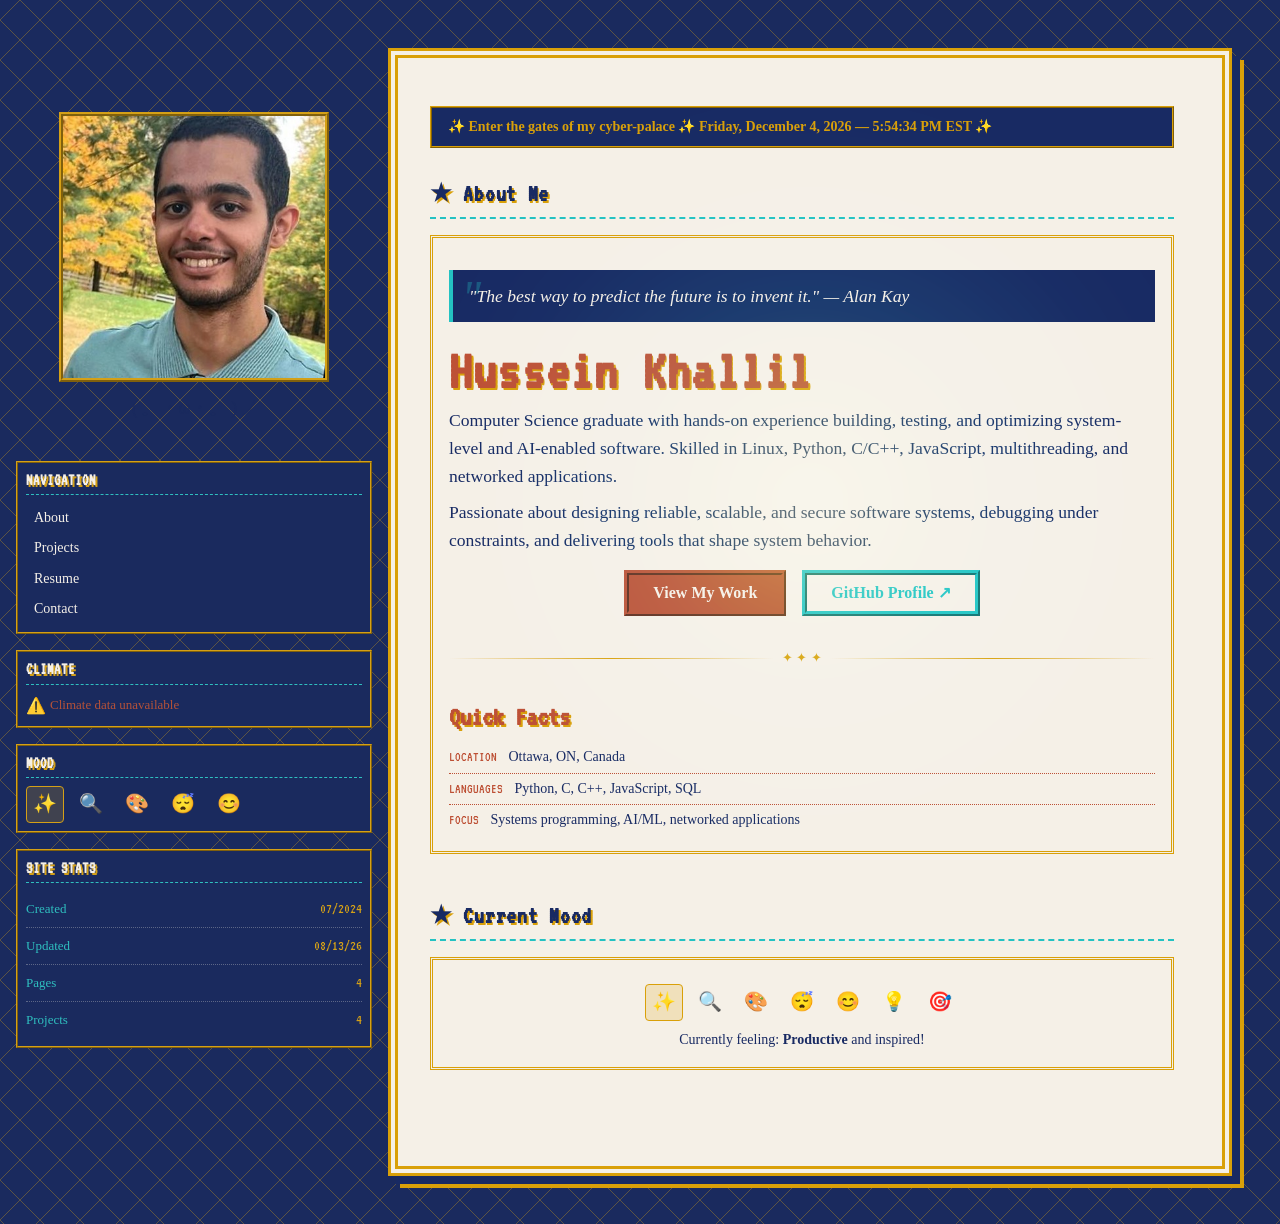
<file: index.html>
<!DOCTYPE html>
<html lang="en">

<head>
  <meta charset="UTF-8">
  <meta name="viewport" content="width=device-width, initial-scale=1">
  <meta name="description"
    content="Portfolio of Hussein Khallil — Computer Science graduate specialising in systems programming, AI/ML, and networked applications.">
  <title>About | Hussein Khallil — Portfolio</title>

  <!-- Site stylesheet -->
  <link rel="stylesheet" href="css/style.css">

  <link rel="icon" href="favicon.ico">
</head>

  <body>

  <!-- Sidebar -->
  <aside class="sidebar">
    <div class="sidebar-profile">
      <img src="assets/images/myphoto.jpg" alt="Profile photo of Hussein Khallil" class="avatar">
      <div class="kaomoji">(。・ω・。)ノ</div>
    </div>

    <div class="sidebar-frame">
      <h3>NAVIGATION</h3>
      <ul>
        <li><a href="index.html">About</a></li>
        <li><a href="projects.html">Projects</a></li>
        <li><a href="resume.html">Resume</a></li>
        <li><a href="contact.html">Contact</a></li>
      </ul>
    </div>

    <div class="sidebar-frame">
      <h3>CLIMATE</h3>
      <div id="weather-widget" class="weather-widget">
        <p class="weather-loading">Loading climate data...</p>
      </div>
    </div>

    <div class="sidebar-frame">
      <h3>MOOD</h3>
      <div class="mood-tracker">
        <span class="mood-emoji active" title="Productive">✨</span>
        <span class="mood-emoji" title="Curious">🔍</span>
        <span class="mood-emoji" title="Creative">🎨</span>
        <span class="mood-emoji" title="Tired">😴</span>
        <span class="mood-emoji" title="Happy">😊</span>
      </div>
    </div>

    <div class="sidebar-frame">
      <h3>SITE STATS</h3>
      <div class="stat-box">
        <span class="stat-label">Created</span>
        <span class="stat-value">07/2024</span>
      </div>
      <div class="stat-box">
        <span class="stat-label">Updated</span>
        <span class="stat-value">08/13/26</span>
      </div>
      <div class="stat-box">
        <span class="stat-label">Pages</span>
        <span class="stat-value">4</span>
      </div>
      <div class="stat-box">
        <span class="stat-label">Projects</span>
        <span class="stat-value">4</span>
      </div>
    </div>
  </aside>

  <!-- Main content -->
  <main>
    <div class="led-glow" aria-hidden="true"></div>
    <div class="marquee-bar">
      <div class="marquee-content">
        ✨ Enter the gates of my cyber-palace ✨ <time id="site-clock">Loading Ottawa time…</time> ✨
      </div>
    </div>

    <section class="section">
      <h2 class="section-title">★ About Me</h2>
      <div class="frame">
        <div class="quote-box">
          "The best way to predict the future is to invent it." — Alan Kay
        </div>

        <h1>Hussein Khallil</h1>

        <p>Computer Science graduate with hands-on experience building, testing, and optimizing system-level and AI-enabled software. Skilled in Linux, Python, C/C++, JavaScript, multithreading, and networked applications.</p>
        <p>Passionate about designing reliable, scalable, and secure software systems, debugging under constraints, and delivering tools that shape system behavior.</p>

        <div class="hero-cta">
          <a href="projects.html" class="btn btn--primary">View My Work</a>
          <a href="https://github.com/alhoussine04" class="btn btn--ghost" target="_blank"
            rel="noopener noreferrer">GitHub Profile ↗</a>
        </div>

        <div class="retro-divider">✦ ✦ ✦</div>

        <h3>Quick Facts</h3>
        <ul class="updates-list">
          <li><span class="update-date">LOCATION</span> Ottawa, ON, Canada</li>
          <li><span class="update-date">LANGUAGES</span> Python, C, C++, JavaScript, SQL</li>
          <li><span class="update-date">FOCUS</span> Systems programming, AI/ML, networked applications</li>
        </ul>
      </div>
    </section>

    <section class="section">
      <h2 class="section-title">★ Current Mood</h2>
      <div class="frame">
        <div class="mood-tracker mood-tracker--centered">
          <span class="mood-emoji active" title="Productive">✨</span>
          <span class="mood-emoji" title="Curious">🔍</span>
          <span class="mood-emoji" title="Creative">🎨</span>
          <span class="mood-emoji" title="Tired">😴</span>
          <span class="mood-emoji" title="Happy">😊</span>
          <span class="mood-emoji" title="Inspired">💡</span>
          <span class="mood-emoji" title="Focused">🎯</span>
        </div>
        <p class="mood-description">
          Currently feeling: <strong>Productive</strong> and inspired!
        </p>
      </div>
    </section>
  </main>

  <script src="js/clock.js"></script>
  <script src="js/weather.js"></script>
  <script src="js/navigation-filter.js"></script>
</body>

</html>
</file>
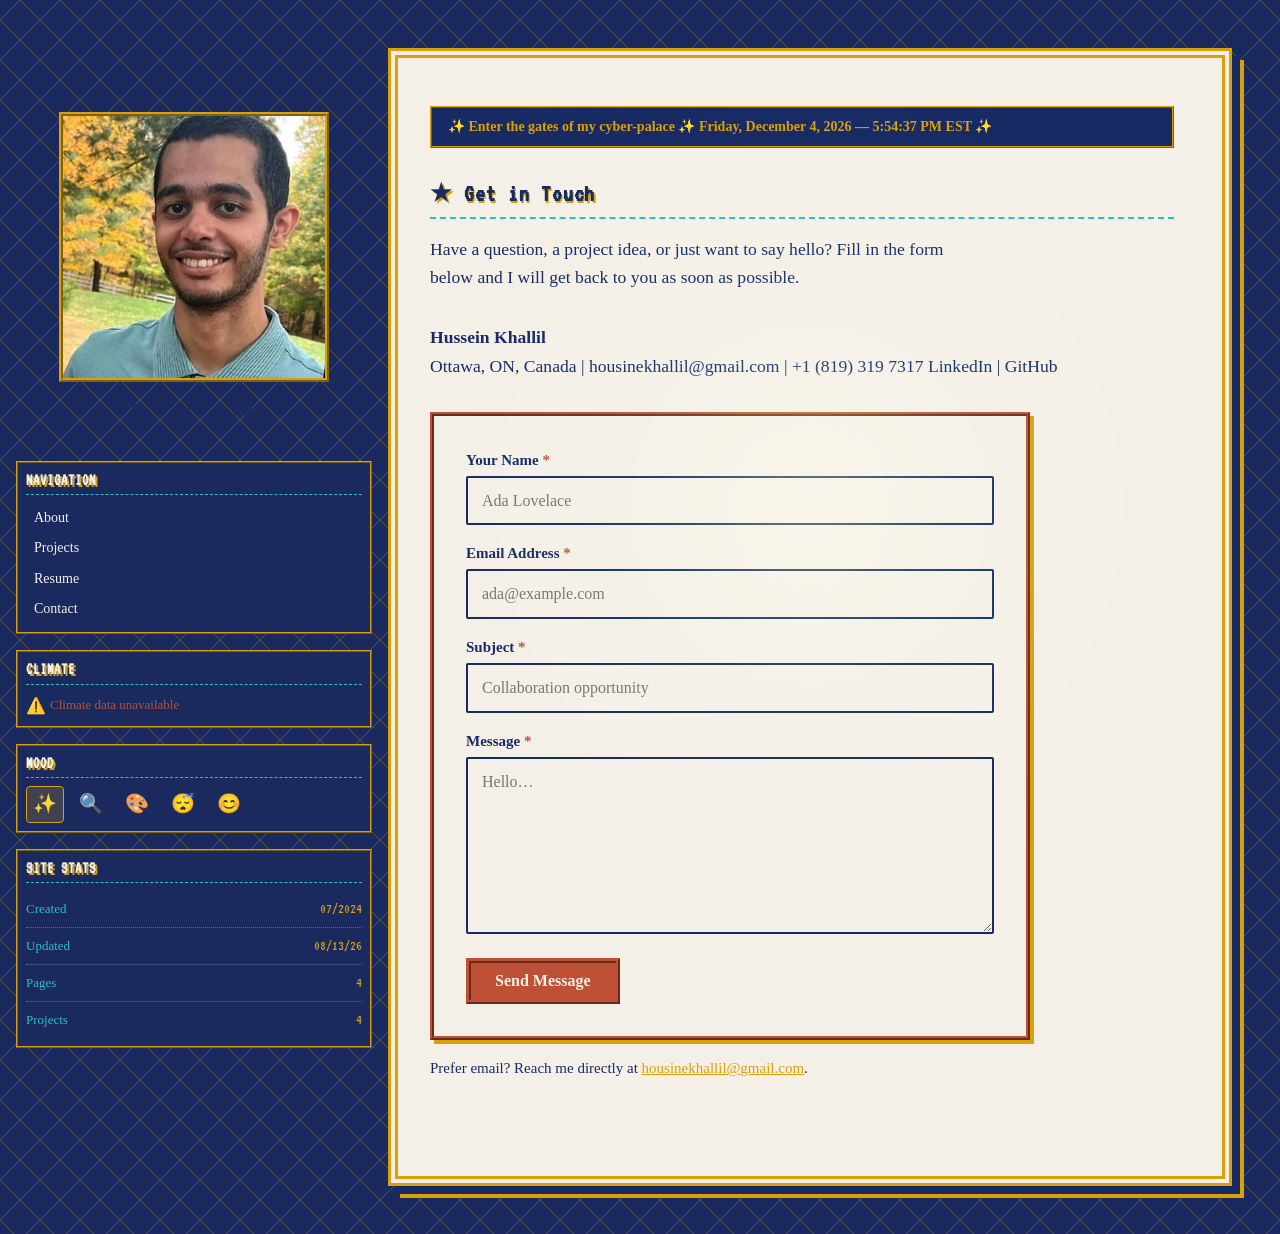
<file: contact.html>
<!DOCTYPE html>
<html lang="en">

<head>
  <meta charset="UTF-8">
  <meta name="viewport" content="width=device-width, initial-scale=1">
  <meta name="description" content="Contact — Send a message to Hussein Khallil.">
  <title>Contact | Hussein Khallil — Portfolio</title>

  <!-- Site stylesheet -->
  <link rel="stylesheet" href="css/style.css">

  <link rel="icon" href="favicon.ico">
</head>

  <body>

  <!-- Sidebar -->
  <aside class="sidebar">
    <div class="sidebar-profile">
      <img src="assets/images/myphoto.jpg" alt="Profile photo of Hussein Khallil" class="avatar">
      <div class="kaomoji">(。・ω・。)ノ</div>
    </div>

    <div class="sidebar-frame">
      <h3>NAVIGATION</h3>
      <ul>
        <li><a href="index.html">About</a></li>
        <li><a href="projects.html">Projects</a></li>
        <li><a href="resume.html">Resume</a></li>
        <li><a href="contact.html">Contact</a></li>
      </ul>
    </div>

    <div class="sidebar-frame">
      <h3>CLIMATE</h3>
      <div id="weather-widget" class="weather-widget">
        <p class="weather-loading">Loading climate data...</p>
      </div>
    </div>

    <div class="sidebar-frame">
      <h3>MOOD</h3>
      <div class="mood-tracker">
        <span class="mood-emoji active" title="Productive">✨</span>
        <span class="mood-emoji" title="Curious">🔍</span>
        <span class="mood-emoji" title="Creative">🎨</span>
        <span class="mood-emoji" title="Tired">😴</span>
        <span class="mood-emoji" title="Happy">😊</span>
      </div>
    </div>

    <div class="sidebar-frame">
      <h3>SITE STATS</h3>
      <div class="stat-box">
        <span class="stat-label">Created</span>
        <span class="stat-value">07/2024</span>
      </div>
      <div class="stat-box">
        <span class="stat-label">Updated</span>
        <span class="stat-value">08/13/26</span>
      </div>
      <div class="stat-box">
        <span class="stat-label">Pages</span>
        <span class="stat-value">4</span>
      </div>
      <div class="stat-box">
        <span class="stat-label">Projects</span>
        <span class="stat-value">4</span>
      </div>
    </div>
  </aside>

  <!-- Main content -->
  <main>
    <div class="led-glow" aria-hidden="true"></div>
    <div class="marquee-bar">
      <div class="marquee-content">
        ✨ Enter the gates of my cyber-palace ✨ <time id="site-clock">Loading Ottawa time…</time> ✨
      </div>
    </div>
    <section class="contact-section">
      <h1 class="contact-title section-title">★ Get in Touch</h1>
      <p class="contact-intro">Have a question, a project idea, or just want to say hello? Fill in the form below and I will get back to you as soon as possible.</p>

      <!-- Contact info -->
      <div class="cv-cta">
        <p class="contact-details" style="font-size: 1.1rem; color: var(--color-navy); margin-bottom: var(--space-sm);">
          <strong>Hussein Khallil</strong><br>
          <span>Ottawa, ON, Canada</span>
          <span>housinekhallil@gmail.com</span>
          <span>+1 (819) 319 7317</span>
          <span class="contact-links">
            <a href="https://www.linkedin.com/in/alhoussine-khallil" target="_blank" rel="noopener noreferrer">LinkedIn</a> |
            <a href="https://github.com/alhoussine04" target="_blank" rel="noopener noreferrer">GitHub</a>
          </span>
        </p>
      </div>

      <!-- Contact form — opens the visitor's email app -->
      <form class="contact-form tile-border" action="mailto:housinekhallil@gmail.com" method="POST" enctype="text/plain">
        <!-- Name field -->
        <div class="form-group">
          <label for="name">Your Name <span class="required-marker" aria-hidden="true">*</span></label>
          <input id="name" name="name" type="text" required autocomplete="name" placeholder="Ada Lovelace">
        </div>

        <!-- Email field -->
        <div class="form-group">
          <label for="email">Email Address <span class="required-marker" aria-hidden="true">*</span></label>
          <input id="email" name="email" type="email" required autocomplete="email" placeholder="ada@example.com">
        </div>

        <!-- Subject field -->
        <div class="form-group">
          <label for="subject">Subject <span class="required-marker" aria-hidden="true">*</span></label>
          <input id="subject" name="subject" type="text" required placeholder="Collaboration opportunity">
        </div>

        <!-- Message field -->
        <div class="form-group">
          <label for="message">Message <span class="required-marker" aria-hidden="true">*</span></label>
          <textarea id="message" name="message" required rows="6" placeholder="Hello…"></textarea>
        </div>

        <button type="submit" class="btn btn--gold">Send Message</button>
      </form>

      <p id="contact-status" class="contact-fallback contact-status" hidden>
        Your email app should open with this message. If it does not, write directly to
        <a href="mailto:housinekhallil@gmail.com">housinekhallil@gmail.com</a>.
      </p>

      <!-- Optional mailto fallback -->
      <p class="contact-fallback">
        Prefer email? Reach me directly at
        <a href="mailto:housinekhallil@gmail.com">housinekhallil@gmail.com</a>.
      </p>
    </section>
  </main>

  <script src="js/clock.js"></script>
  <script src="js/contact.js"></script>
  <script src="js/weather.js"></script>
  <script src="js/navigation-filter.js"></script>
</body>

</html>
</file>
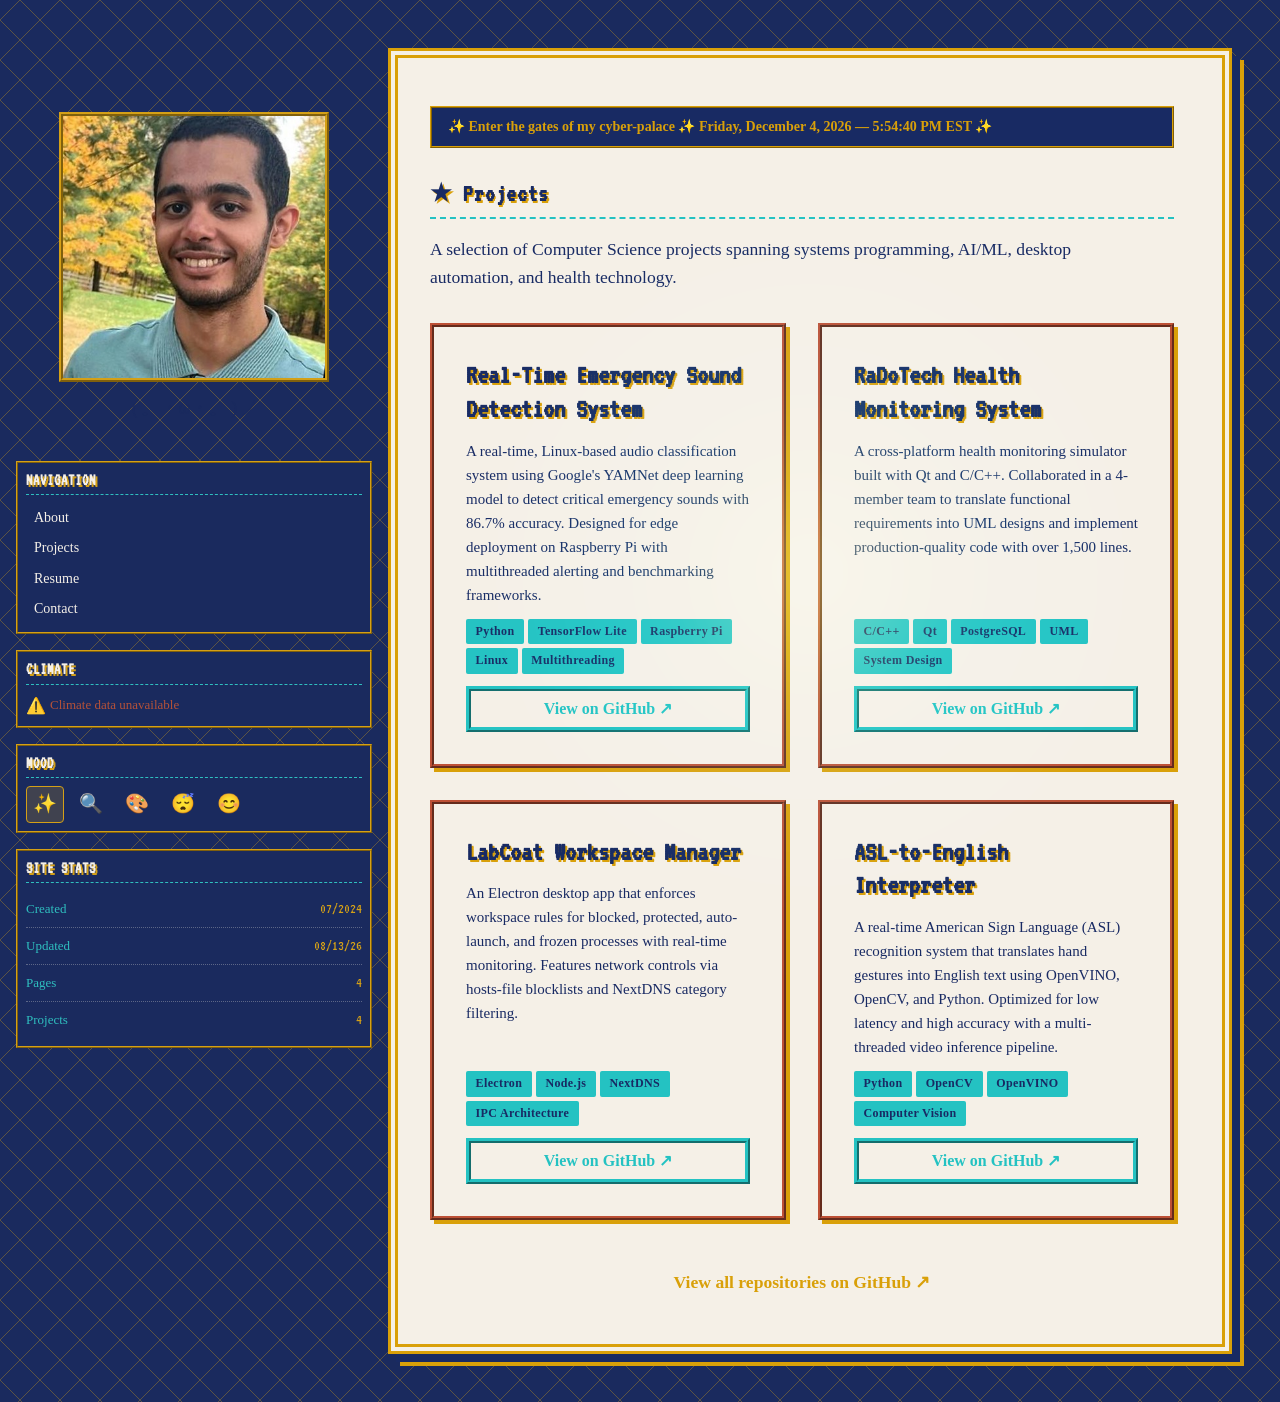
<file: projects.html>
<!DOCTYPE html>
<html lang="en">

<head>
  <meta charset="UTF-8">
  <meta name="viewport" content="width=device-width, initial-scale=1">
  <meta name="description" content="Projects — A gallery of Computer Science projects by Hussein Khallil.">
  <title>Projects | Hussein Khallil — Portfolio</title>

  <!-- Site stylesheet -->
  <link rel="stylesheet" href="css/style.css">

  <link rel="icon" href="favicon.ico">
</head>

  <body>

  <!-- Sidebar -->
  <aside class="sidebar">
    <div class="sidebar-profile">
      <img src="assets/images/myphoto.jpg" alt="Profile photo of Hussein Khallil" class="avatar">
      <div class="kaomoji">(。・ω・。)ノ</div>
    </div>

    <div class="sidebar-frame">
      <h3>NAVIGATION</h3>
      <ul>
        <li><a href="index.html">About</a></li>
        <li><a href="projects.html">Projects</a></li>
        <li><a href="resume.html">Resume</a></li>
        <li><a href="contact.html">Contact</a></li>
      </ul>
    </div>

    <div class="sidebar-frame">
      <h3>CLIMATE</h3>
      <div id="weather-widget" class="weather-widget">
        <p class="weather-loading">Loading climate data...</p>
      </div>
    </div>

    <div class="sidebar-frame">
      <h3>MOOD</h3>
      <div class="mood-tracker">
        <span class="mood-emoji active" title="Productive">✨</span>
        <span class="mood-emoji" title="Curious">🔍</span>
        <span class="mood-emoji" title="Creative">🎨</span>
        <span class="mood-emoji" title="Tired">😴</span>
        <span class="mood-emoji" title="Happy">😊</span>
      </div>
    </div>

    <div class="sidebar-frame">
      <h3>SITE STATS</h3>
      <div class="stat-box">
        <span class="stat-label">Created</span>
        <span class="stat-value">07/2024</span>
      </div>
      <div class="stat-box">
        <span class="stat-label">Updated</span>
        <span class="stat-value">08/13/26</span>
      </div>
      <div class="stat-box">
        <span class="stat-label">Pages</span>
        <span class="stat-value">4</span>
      </div>
      <div class="stat-box">
        <span class="stat-label">Projects</span>
        <span class="stat-value">4</span>
      </div>
    </div>
  </aside>

  <!-- Main content -->
  <main>
    <div class="led-glow" aria-hidden="true"></div>
    <div class="marquee-bar">
      <div class="marquee-content">
        ✨ Enter the gates of my cyber-palace ✨ <time id="site-clock">Loading Ottawa time…</time> ✨
      </div>
    </div>
    <section>
      <h2 class="section-title">★ Projects</h2>
      <p class="projects-intro">A selection of Computer Science projects spanning systems programming, AI/ML, desktop automation, and health technology.</p>

      <div class="projects-grid">

        <!-- Project 1: Real-Time Emergency Sound Detection System -->
        <article class="project-card tile-border">
          <h3 class="project-card__title">Real-Time Emergency Sound Detection System</h3>
          <p class="project-card__desc">A real-time, Linux-based audio classification system using Google's YAMNet deep learning model to detect critical emergency sounds with 86.7% accuracy. Designed for edge deployment on Raspberry Pi with multithreaded alerting and benchmarking frameworks.</p>
          <ul class="project-card__tags" aria-label="Technologies used">
            <li class="tag">Python</li>
            <li class="tag">TensorFlow Lite</li>
            <li class="tag">Raspberry Pi</li>
            <li class="tag">Linux</li>
            <li class="tag">Multithreading</li>
          </ul>
          <a class="project-card__link btn btn--ghost" href="https://github.com/alhoussine04/Real-time-Emergency-Sound-Detection-System-with-YAMNet" target="_blank" rel="noopener noreferrer">View on GitHub ↗</a>
        </article>

        <!-- Project 2: RaDoTech Health Monitoring System -->
        <article class="project-card tile-border">
          <h3 class="project-card__title">RaDoTech Health Monitoring System</h3>
          <p class="project-card__desc">A cross-platform health monitoring simulator built with Qt and C/C++. Collaborated in a 4-member team to translate functional requirements into UML designs and implement production-quality code with over 1,500 lines.</p>
          <ul class="project-card__tags" aria-label="Technologies used">
            <li class="tag">C/C++</li>
            <li class="tag">Qt</li>
            <li class="tag">PostgreSQL</li>
            <li class="tag">UML</li>
            <li class="tag">System Design</li>
          </ul>
          <a class="project-card__link btn btn--ghost" href="https://github.com/kirat04/radotech" target="_blank" rel="noopener noreferrer">View on GitHub ↗</a>
        </article>

        <!-- Project 3: LabCoat Workspace Manager -->
        <article class="project-card tile-border">
          <h3 class="project-card__title">LabCoat Workspace Manager</h3>
          <p class="project-card__desc">An Electron desktop app that enforces workspace rules for blocked, protected, auto-launch, and frozen processes with real-time monitoring. Features network controls via hosts-file blocklists and NextDNS category filtering.</p>
          <ul class="project-card__tags" aria-label="Technologies used">
            <li class="tag">Electron</li>
            <li class="tag">Node.js</li>
            <li class="tag">NextDNS</li>
            <li class="tag">IPC Architecture</li>
          </ul>
          <a class="project-card__link btn btn--ghost" href="https://github.com/alhoussine04/LabCoat-Workspace-Manager" target="_blank" rel="noopener noreferrer">View on GitHub ↗</a>
        </article>

        <!-- Project 4: ASL-to-English Interpreter -->
        <article class="project-card tile-border">
          <h3 class="project-card__title">ASL-to-English Interpreter</h3>
          <p class="project-card__desc">A real-time American Sign Language (ASL) recognition system that translates hand gestures into English text using OpenVINO, OpenCV, and Python. Optimized for low latency and high accuracy with a multi-threaded video inference pipeline.</p>
          <ul class="project-card__tags" aria-label="Technologies used">
            <li class="tag">Python</li>
            <li class="tag">OpenCV</li>
            <li class="tag">OpenVINO</li>
            <li class="tag">Computer Vision</li>
          </ul>
          <a class="project-card__link btn btn--ghost" href="https://github.com/alhoussine04/Real-Time-Operating-System-Word-based-Sign-Language-Interpreter" target="_blank" rel="noopener noreferrer">View on GitHub ↗</a>
        </article>

      </div><!-- /.projects-grid -->
    </section>

    <!-- GitHub profile link -->
    <div class="projects-github-cta">
      <a href="https://github.com/alhoussine04" target="_blank" rel="noopener noreferrer">View all repositories on GitHub ↗</a>
    </div>
  </main>

  <script src="js/clock.js"></script>
  <script src="js/weather.js"></script>
  <script src="js/navigation-filter.js"></script>
</body>

</html>
</file>
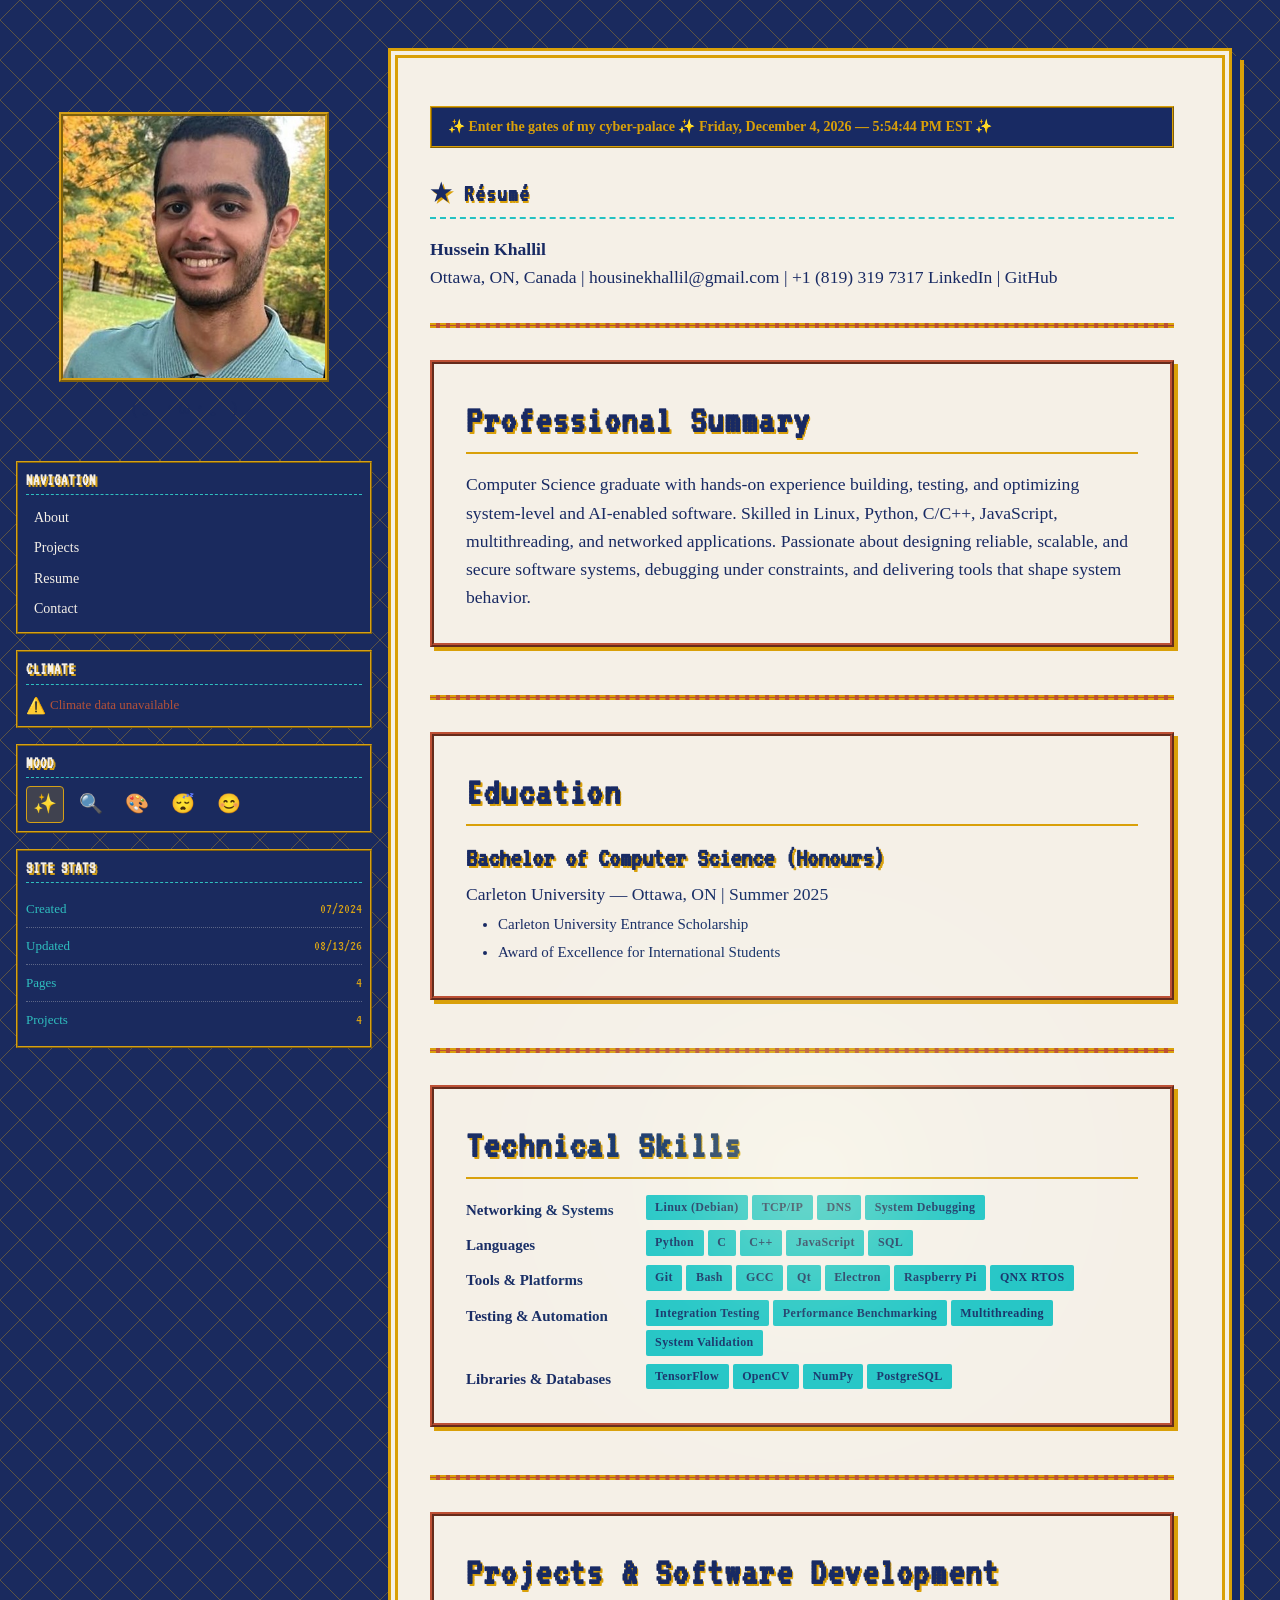
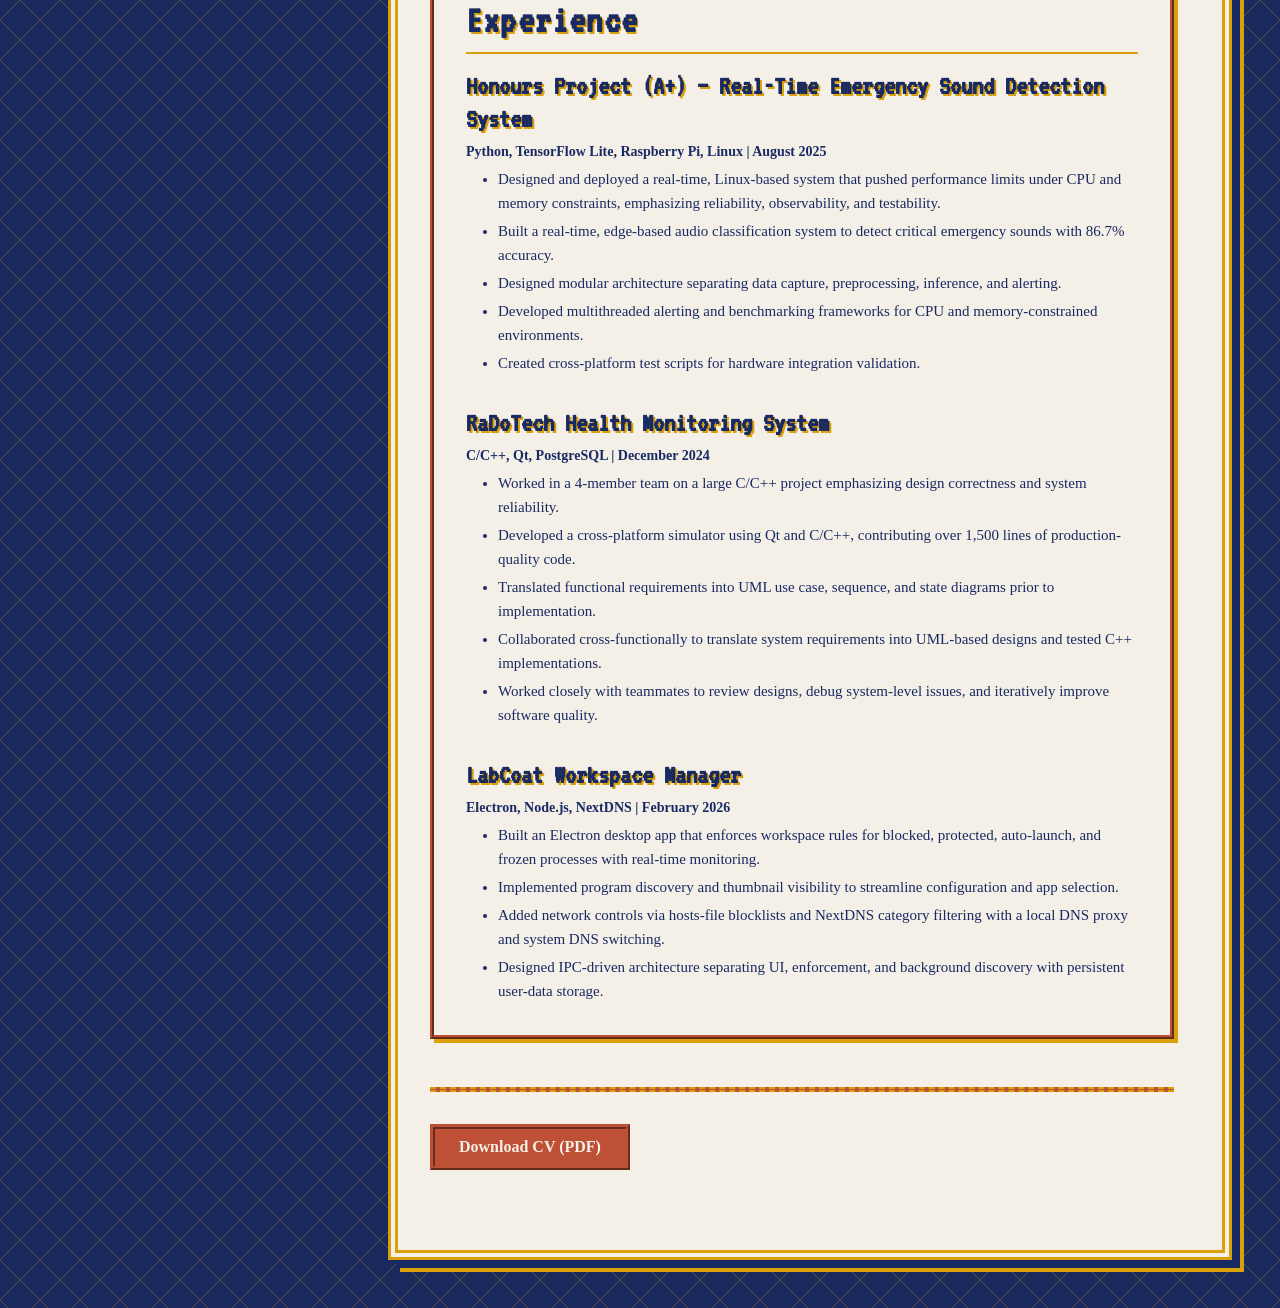
<file: resume.html>
<!DOCTYPE html>
<html lang="en">

<head>
  <meta charset="UTF-8">
  <meta name="viewport" content="width=device-width, initial-scale=1">
  <meta name="description" content="Resume of Hussein Khallil — education, work experience, and technical skills.">
  <title>Resume | Hussein Khallil — Portfolio</title>

  <!-- Site stylesheet -->
  <link rel="stylesheet" href="css/style.css">

  <link rel="icon" href="favicon.ico">
</head>

  <body>

  <!-- Sidebar -->
  <aside class="sidebar">
    <div class="sidebar-profile">
      <img src="assets/images/myphoto.jpg" alt="Profile photo of Hussein Khallil" class="avatar">
      <div class="kaomoji">(。・ω・。)ノ</div>
    </div>

    <div class="sidebar-frame">
      <h3>NAVIGATION</h3>
      <ul>
        <li><a href="index.html">About</a></li>
        <li><a href="projects.html">Projects</a></li>
        <li><a href="resume.html">Resume</a></li>
        <li><a href="contact.html">Contact</a></li>
      </ul>
    </div>

    <div class="sidebar-frame">
      <h3>CLIMATE</h3>
      <div id="weather-widget" class="weather-widget">
        <p class="weather-loading">Loading climate data...</p>
      </div>
    </div>

    <div class="sidebar-frame">
      <h3>MOOD</h3>
      <div class="mood-tracker">
        <span class="mood-emoji active" title="Productive">✨</span>
        <span class="mood-emoji" title="Curious">🔍</span>
        <span class="mood-emoji" title="Creative">🎨</span>
        <span class="mood-emoji" title="Tired">😴</span>
        <span class="mood-emoji" title="Happy">😊</span>
      </div>
    </div>

    <div class="sidebar-frame">
      <h3>SITE STATS</h3>
      <div class="stat-box">
        <span class="stat-label">Created</span>
        <span class="stat-value">07/2024</span>
      </div>
      <div class="stat-box">
        <span class="stat-label">Updated</span>
        <span class="stat-value">08/13/26</span>
      </div>
      <div class="stat-box">
        <span class="stat-label">Pages</span>
        <span class="stat-value">4</span>
      </div>
      <div class="stat-box">
        <span class="stat-label">Projects</span>
        <span class="stat-value">4</span>
      </div>
    </div>
  </aside>

  <!-- Main content -->
  <main>
    <div class="led-glow" aria-hidden="true"></div>
    <div class="marquee-bar">
      <div class="marquee-content">
        ✨ Enter the gates of my cyber-palace ✨ <time id="site-clock">Loading Ottawa time…</time> ✨
      </div>
    </div>

    <h1 class="resume-page-title section-title">★ Résumé</h1>

    <!-- Contact Header -->
    <div class="cv-cta">
      <p class="contact-details" style="font-size: 1.1rem; color: var(--color-navy); margin-bottom: var(--space-sm);">
        <strong>Hussein Khallil</strong><br>
        <span>Ottawa, ON, Canada</span>
        <span>housinekhallil@gmail.com</span>
        <span>+1 (819) 319 7317</span>
        <span class="contact-links">
          <a href="https://www.linkedin.com/in/alhoussine-khallil" target="_blank" rel="noopener noreferrer">LinkedIn</a> |
          <a href="https://github.com/alhoussine04" target="_blank" rel="noopener noreferrer">GitHub</a>
        </span>
      </p>
    </div>

    <hr class="divider-mosaic" aria-hidden="true">

    <!-- Professional Summary -->
    <section class="resume-section tile-border">
      <h2>Professional Summary</h2>
      <p>Computer Science graduate with hands-on experience building, testing, and optimizing system-level and AI-enabled software. Skilled in Linux, Python, C/C++, JavaScript, multithreading, and networked applications. Passionate about designing reliable, scalable, and secure software systems, debugging under constraints, and delivering tools that shape system behavior.</p>
    </section>

    <!-- Education -->
    <hr class="divider-mosaic" aria-hidden="true">
    <section class="resume-section tile-border">
      <h2>Education</h2>
      <ul class="resume-list">
        <li>
          <h3>Bachelor of Computer Science (Honours)</h3>
          <p>Carleton University — Ottawa, ON | Summer 2025</p>
          <ul class="resume-responsibilities">
            <li>Carleton University Entrance Scholarship</li>
            <li>Award of Excellence for International Students</li>
          </ul>
        </li>
      </ul>
    </section>

    <!-- Technical Skills -->
    <hr class="divider-mosaic" aria-hidden="true">
    <section class="resume-section tile-border">
      <h2>Technical Skills</h2>
      <dl class="skills-grid">
        <dt>Networking & Systems</dt>
        <dd>
          <ul class="skill-chips">
            <li class="tag">Linux (Debian)</li>
            <li class="tag">TCP/IP</li>
            <li class="tag">DNS</li>
            <li class="tag">System Debugging</li>
          </ul>
        </dd>
        <dt>Languages</dt>
        <dd>
          <ul class="skill-chips">
            <li class="tag">Python</li>
            <li class="tag">C</li>
            <li class="tag">C++</li>
            <li class="tag">JavaScript</li>
            <li class="tag">SQL</li>
          </ul>
        </dd>
        <dt>Tools & Platforms</dt>
        <dd>
          <ul class="skill-chips">
            <li class="tag">Git</li>
            <li class="tag">Bash</li>
            <li class="tag">GCC</li>
            <li class="tag">Qt</li>
            <li class="tag">Electron</li>
            <li class="tag">Raspberry Pi</li>
            <li class="tag">QNX RTOS</li>
          </ul>
        </dd>
        <dt>Testing & Automation</dt>
        <dd>
          <ul class="skill-chips">
            <li class="tag">Integration Testing</li>
            <li class="tag">Performance Benchmarking</li>
            <li class="tag">Multithreading</li>
            <li class="tag">System Validation</li>
          </ul>
        </dd>
        <dt>Libraries & Databases</dt>
        <dd>
          <ul class="skill-chips">
            <li class="tag">TensorFlow</li>
            <li class="tag">OpenCV</li>
            <li class="tag">NumPy</li>
            <li class="tag">PostgreSQL</li>
          </ul>
        </dd>
      </dl>
    </section>

    <!-- Projects & Experience -->
    <hr class="divider-mosaic" aria-hidden="true">
    <section class="resume-section tile-border">
      <h2>Projects & Software Development Experience</h2>
      <ul class="resume-list">
        <li>
          <h3>Honours Project (A+) — Real-Time Emergency Sound Detection System</h3>
          <p class="resume-date">Python, TensorFlow Lite, Raspberry Pi, Linux | August 2025</p>
          <ul class="resume-responsibilities">
            <li>Designed and deployed a real-time, Linux-based system that pushed performance limits under CPU and memory constraints, emphasizing reliability, observability, and testability.</li>
            <li>Built a real-time, edge-based audio classification system to detect critical emergency sounds with 86.7% accuracy.</li>
            <li>Designed modular architecture separating data capture, preprocessing, inference, and alerting.</li>
            <li>Developed multithreaded alerting and benchmarking frameworks for CPU and memory-constrained environments.</li>
            <li>Created cross-platform test scripts for hardware integration validation.</li>
          </ul>
        </li>
        <li>
          <h3>RaDoTech Health Monitoring System</h3>
          <p class="resume-date">C/C++, Qt, PostgreSQL | December 2024</p>
          <ul class="resume-responsibilities">
            <li>Worked in a 4-member team on a large C/C++ project emphasizing design correctness and system reliability.</li>
            <li>Developed a cross-platform simulator using Qt and C/C++, contributing over 1,500 lines of production-quality code.</li>
            <li>Translated functional requirements into UML use case, sequence, and state diagrams prior to implementation.</li>
            <li>Collaborated cross-functionally to translate system requirements into UML-based designs and tested C++ implementations.</li>
            <li>Worked closely with teammates to review designs, debug system-level issues, and iteratively improve software quality.</li>
          </ul>
        </li>
        <li>
          <h3>LabCoat Workspace Manager</h3>
          <p class="resume-date">Electron, Node.js, NextDNS | February 2026</p>
          <ul class="resume-responsibilities">
            <li>Built an Electron desktop app that enforces workspace rules for blocked, protected, auto-launch, and frozen processes with real-time monitoring.</li>
            <li>Implemented program discovery and thumbnail visibility to streamline configuration and app selection.</li>
            <li>Added network controls via hosts-file blocklists and NextDNS category filtering with a local DNS proxy and system DNS switching.</li>
            <li>Designed IPC-driven architecture separating UI, enforcement, and background discovery with persistent user-data storage.</li>
          </ul>
        </li>
      </ul>
    </section>

    <!-- CV Download -->
    <hr class="divider-mosaic" aria-hidden="true">
    <div class="cv-cta">
      <a href="assets/cv.pdf" download class="btn btn--primary cv-download">Download CV (PDF)</a>
      <p class="cv-unavailable" aria-live="polite">CV currently unavailable — please check back soon.</p>
    </div>

  </main>

  <script src="js/clock.js"></script>
  <script src="js/weather.js"></script>
  <script src="js/navigation-filter.js"></script>
</body>

</html>
</file>
<file: css/style.css>
@import url('https://fonts.googleapis.com/css2?family=VT323&display=swap');

/* ==========================================================================
   Portfolio Website — Shared Stylesheet
   Algerian Ottoman Mosaic Theme + Retro Indie Web
   ========================================================================== */

/* ==========================================================================
   1. CSS Custom Properties
   ========================================================================== */
:root {
  /* Retro Palette */
  --color-navy: #1a2a5e;
  --color-turquoise: #2fbfbf;
  --color-gold: #d4a017;
  --color-terracotta: #b55239;
  --color-cream: #f5f0e8;
  --color-text: #1a2a5e;

  /* Typography */
  --font-heading: 'VT323', 'Times New Roman', Times, serif;
  --font-body: 'Georgia', 'Times New Roman', monospace;

  /* Transitions */
  --transition-fast: 150ms ease;
  --transition-base: 200ms ease;
  --transition-slow: 300ms ease;

  /* Spacing scale */
  --space-xs: 0.25rem;
  --space-sm: 0.5rem;
  --space-md: 1rem;
  --space-lg: 2rem;
  --space-xl: 3rem;
}

/* ==========================================================================
   2. Reset & Base Styles
   ========================================================================== */
*,
*::before,
*::after {
  box-sizing: border-box;
  margin: 0;
  padding: 0;
}

html {
  font-size: 100%;
  scroll-behavior: smooth;
}

body {
  background-color: var(--color-navy);
  background-image: url("data:image/svg+xml,%3Csvg xmlns='http://www.w3.org/2000/svg' width='40' height='40'%3E%3Cpath d='M20 0 L40 20 L20 40 L0 20 Z' fill='none' stroke='%23d4a017' stroke-width='1' opacity='0.35'/%3E%3C/svg%3E");
  background-repeat: repeat;
  color: var(--color-text);
  font-family: var(--font-body);
  font-size: 1.1rem;
  line-height: 1.6;
  cursor: auto;
  display: grid;
  grid-template-columns: 340px 1fr;
  grid-template-rows: 1fr;
  grid-template-areas:
    "sidebar main";
  min-height: 100vh;
  padding-top: var(--space-xl);
  padding-bottom: var(--space-xl);
  padding-right: var(--space-xl);
  padding-left: var(--space-xl);
}

.sidebar { 
  grid-area: sidebar; 
  margin-left: calc(-1 * var(--space-xl));
}
main { grid-area: main; }

img,
picture,
video,
canvas,
svg {
  display: block;
  max-width: 100%;
}

input,
button,
textarea,
select {
  font: inherit;
}

p,
h1,
h2,
h3,
h4,
h5,
h6 {
  overflow-wrap: break-word;
}

ul,
ol {
  list-style: none;
}

a {
  color: inherit;
  text-decoration: none;
}

hr {
  border: none;
}

/* ==========================================================================
   3. Typography
   ========================================================================== */

/* Heading size scale */
h1,
h2,
h3,
h4,
h5,
h6 {
  font-family: var(--font-heading);
  line-height: 1.2;
  color: var(--color-terracotta);
  text-shadow: 1.5px 1.5px var(--color-gold);
}

h1 {
  font-size: clamp(2rem, 5vw, 3.5rem);
  font-weight: 900;
  letter-spacing: 0.04em;
}

h2 {
  font-size: clamp(1.5rem, 3.5vw, 2.5rem);
  font-weight: 700;
  letter-spacing: 0.03em;
}

h3 {
  font-size: clamp(1.125rem, 2.5vw, 1.75rem);
  font-weight: 700;
}

h4 {
  font-size: 1.25rem;
  font-weight: 700;
}

h5 {
  font-size: 1.125rem;
  font-weight: 600;
}

h6 {
  font-size: 1rem;
  font-weight: 600;
}

/* Body copy */
p {
  font-family: var(--font-body);
  font-size: 1.1rem;
  font-weight: normal;
  line-height: 1.6;
  color: var(--color-navy);
}

/* Utility text sizes */
.text-sm {
  font-size: 0.875rem;
}

.text-lg {
  font-size: 1.125rem;
}

.text-xl {
  font-size: 1.25rem;
}

.mt-2 {
  margin-top: var(--space-sm);
}

.mb-2 {
  margin-bottom: var(--space-sm);
}

strong {
  font-weight: 700;
}

em {
  font-style: italic;
}

/* ==========================================================================
   4. Mosaic Theme Utilities
   ========================================================================== */

/* --- 4a. Mosaic Background --- */
/* Elements using this class must also carry aria-hidden="true"           */
/* per Requirement 7.6, since this is a purely decorative pattern.        */
.mosaic-bg {
  background-color: transparent;
  background-image: none;
}

/* --- 4b. Tile Border --- */
/* Ornamental gradient border using CSS border-image */
.tile-border {
  border: 4px ridge var(--color-terracotta);
  background-color: var(--color-cream);
  box-shadow: 4px 4px 0px var(--color-gold);
}

/* --- 4c. Mosaic Divider --- */
/* Replaces <hr> with a repeating SVG diamond arabesque motif.            */
/* Add aria-hidden="true" to the <hr> element in HTML.                    */
hr.divider-mosaic {
  border: none;
  height: 5px;
  margin: var(--space-lg) 0;
  background-color: var(--color-terracotta);
  border-top: 2px dashed var(--color-gold);
  border-bottom: 2px dashed var(--color-gold);
}

/* ==========================================================================
   5. Button & Link Components
   ========================================================================== */

/* Base button */
.btn {
  display: inline-flex;
  align-items: center;
  justify-content: center;
  gap: var(--space-xs);
  padding: 0.625rem 1.5rem;
  font-family: var(--font-body);
  font-size: 1rem;
  font-weight: bold;
  background-color: var(--color-navy);
  color: var(--color-gold);
  border: 5px ridge var(--color-gold);
  cursor: pointer;
  text-decoration: none;
  line-height: 1;
}

.btn:active {
  border-style: inset;
  background-color: #111a40;
}

.btn:focus-visible {
  outline: 2px dotted var(--color-gold);
  outline-offset: -6px;
}

/* Primary button — gold fill */
.btn--primary,
.btn--gold {
  background-color: var(--color-terracotta);
  color: var(--color-cream);
  border-color: var(--color-terracotta);
}

.btn--primary:hover,
.btn--gold:hover {
  background-color: var(--color-gold);
  color: var(--color-navy);
}

.btn--primary:focus-visible,
.btn--gold:focus-visible {
  outline: 2px dotted var(--color-cream);
  outline-offset: -6px;
}

/* Ghost button — transparent with gold border */
.btn--ghost {
  background-color: transparent;
  color: var(--color-turquoise);
  border-color: var(--color-turquoise);
}

.btn--ghost:hover {
  background-color: var(--color-turquoise);
  color: var(--color-navy);
}

.btn--ghost:focus-visible {
  outline: 2px dotted var(--color-navy);
  outline-offset: -6px;
}

/* ==========================================================================
   6. Layout — Main
   ========================================================================== */

/* Main content area */
main {
  padding-top: var(--space-xl);
  padding-bottom: var(--space-xl);
  padding-right: var(--space-xl);
  padding-left: var(--space-lg);
  background-color: var(--color-cream);
  border: 10px double var(--color-gold);
  box-shadow: 8px 8px 0px var(--color-navy), 12px 12px 0px var(--color-gold);
  position: relative;
  overflow: hidden;
  transition: filter 0.3s ease;
}

/* LED Light Glow Overlay */
.led-glow {
  position: absolute;
  inset: 0;
  pointer-events: none;
  z-index: 10;
  opacity: 0;
  background:
    radial-gradient(circle 80px at 50% 40%, rgba(255, 255, 255, 0.95) 0%, transparent 70%),
    radial-gradient(circle 220px at 50% 40%, rgba(255, 215, 0, 0.8) 0%, transparent 70%),
    radial-gradient(circle 500px at 50% 40%, rgba(47, 191, 191, 0.5) 0%, transparent 70%);
  filter: blur(45px);
  mix-blend-mode: screen;
  transition: opacity 0.3s ease;
}

/* ==========================================================================
   7. Page-level Sections (stubs — filled in per-page tasks)
   ========================================================================== */

/* Generic section spacing */
section {
  margin-bottom: var(--space-xl);
}

section>h2 {
  margin-bottom: var(--space-lg);
}

/* ==========================================================================
   7a. About Page — Hero
   ========================================================================== */

/* Wrapper that stacks mosaic backdrop and hero content via CSS positioning */
.hero-wrapper {
  position: relative;
  overflow: hidden;
  min-height: 60vh;
}

/* Full-bleed mosaic backdrop (aria-hidden; purely decorative) */
.hero-bg {
  position: absolute;
  inset: 0;
  z-index: 0;
}

/* Hero content sits on top of the backdrop */
.hero {
  position: relative;
  z-index: 1;
  display: flex;
  flex-direction: column;
  align-items: center;
  justify-content: center;
  text-align: center;
  padding: var(--space-xl) var(--space-lg);
  min-height: 60vh;
}

/* Override h1 color inside hero so it reads against the navy backdrop */
.hero h1 {
  color: var(--color-gold);
  margin-bottom: var(--space-md);
}

/* Bio paragraph — cream text for contrast on navy */
.hero-bio {
  color: var(--color-cream);
  max-width: 600px;
  margin-bottom: var(--space-lg);
  font-size: 1.0625rem;
  line-height: 1.7;
}

/* CTA button group */
.hero-cta {
  display: flex;
  gap: var(--space-md);
  flex-wrap: wrap;
  justify-content: center;
  margin-top: var(--space-md);
}

/* Avatar — octagonal clip-path frame */
.avatar-wrapper {
  position: relative;
  width: 180px;
  height: 180px;
  margin-bottom: var(--space-lg);
  flex-shrink: 0;
}

/* Gold border ring via ::before pseudo-element (same octagonal shape, slightly larger) */
.avatar-wrapper::before {
  content: '';
  position: absolute;
  inset: -6px;
  background: var(--color-gold);
  clip-path: polygon(30% 0%, 70% 0%, 100% 30%, 100% 70%, 70% 100%, 30% 100%, 0% 70%, 0% 30%);
  z-index: 0;
}

/* Avatar keeps the photo's real proportions */
.avatar {
  position: relative;
  z-index: 1;
  width: 270px;
  max-width: 100%;
  height: auto;
  object-fit: contain;
  clip-path: none;
}

/* ==========================================================================
   7b. Projects Page
   ========================================================================== */

/* Introductory paragraph beneath the page heading */
.projects-intro {
  max-width: 680px;
  margin-bottom: var(--space-lg);
  color: var(--color-text);
}

/* CSS grid: fills available width; min column 280px (Requirement 4.1) */
.projects-grid {
  display: grid;
  grid-template-columns: repeat(auto-fill, minmax(min(100%, 280px), 1fr));
  gap: var(--space-lg);
}

/* Project card */
.project-card {
  display: flex;
  flex-direction: column;
  gap: var(--space-sm);
  padding: var(--space-lg);
  background-color: var(--color-cream);
  /* tile-border applied via HTML class */
  transition:
    box-shadow var(--transition-base),
    transform var(--transition-base);
}

/* Hover lift effect (Requirement 4.4; 200ms ≤ 300ms cap) */
.project-card:hover {
  box-shadow: 0 8px 24px rgba(0, 0, 0, 0.25);
  transform: translateY(-3px);
}

/* Project card title */
.project-card__title {
  color: var(--color-navy);
  margin-bottom: var(--space-xs);
}

/* Project card description */
.project-card__desc {
  color: var(--color-text);
  flex-grow: 1;
  font-size: 0.9375rem;
  line-height: 1.6;
}

/* Technology tags list */
.project-card__tags {
  display: flex;
  flex-wrap: wrap;
  gap: var(--space-xs);
  list-style: none;
  margin: var(--space-xs) 0;
}

/* Individual tag pill */
.tag {
  background-color: var(--color-turquoise);
  color: var(--color-navy);
  font-family: var(--font-body);
  font-size: 0.75rem;
  font-weight: 600;
  letter-spacing: 0.03em;
  padding: 0.2rem 0.6rem;
  border-radius: 2px;
}

/* GitHub CTA beneath the grid */
.projects-github-cta {
  margin-top: var(--space-lg);
  text-align: center;
}

.projects-github-cta a {
  color: var(--color-gold);
  font-weight: 600;
  text-decoration: none;
  transition: color var(--transition-base);
}

.projects-github-cta a:hover {
  color: var(--color-turquoise);
}

.projects-github-cta a:focus-visible {
  outline: 3px solid var(--color-gold);
  outline-offset: 3px;
}

/* ==========================================================================
   7c. Resume Page
   ========================================================================== */

/* Resume page title */
.resume-page-title {
  color: var(--color-navy);
  margin-bottom: var(--space-lg);
}

/* CV download CTA block */
.cv-cta {
  margin-bottom: var(--space-lg);
}

/* Individual resume section */
.resume-section {
  padding: var(--space-lg);
  background: var(--color-cream);
  /* tile-border applied via HTML class */
}

.resume-section h2 {
  margin-bottom: var(--space-md);
  color: var(--color-navy);
  border-bottom: 2px solid var(--color-gold);
  padding-bottom: var(--space-sm);
}

/* Resume list (education & work entries) */
.resume-list {
  display: flex;
  flex-direction: column;
  gap: var(--space-lg);
  list-style: none;
}

.resume-list>li h3 {
  color: var(--color-navy);
  margin-bottom: var(--space-xs);
}

.resume-list>li>p {
  color: var(--color-text);
  margin-bottom: var(--space-xs);
}

/* Date range label */
.resume-date {
  font-size: 0.875rem;
  font-weight: 600;
  color: var(--color-turquoise);
  margin-bottom: var(--space-sm);
}

/* Bullet-point responsibilities */
.resume-responsibilities {
  list-style: disc;
  padding-left: var(--space-lg);
  margin-top: var(--space-xs);
  display: flex;
  flex-direction: column;
  gap: var(--space-xs);
}

.resume-responsibilities li {
  font-family: var(--font-body);
  font-size: 0.9375rem;
  line-height: 1.6;
  color: var(--color-text);
}

/* Skills grid: definition list */
.skills-grid {
  display: grid;
  grid-template-columns: max-content 1fr;
  gap: var(--space-sm) var(--space-lg);
  align-items: start;
}

.skills-grid dt {
  font-family: var(--font-body);
  font-weight: 700;
  font-size: 0.9375rem;
  color: var(--color-navy);
  padding-top: 0.2rem;
}

.skills-grid dd {
  margin: 0;
}

/* Skill chip list */
.skill-chips {
  display: flex;
  flex-wrap: wrap;
  gap: var(--space-xs);
  list-style: none;
}

/* ==========================================================================
   7d. Contact Page
   ========================================================================== */

/* Page title and intro */
.contact-title {
  color: var(--color-navy);
  margin-bottom: var(--space-md);
}

.contact-intro {
  max-width: 560px;
  margin-bottom: var(--space-lg);
  color: var(--color-text);
}

/* Contact form layout */
.contact-form {
  display: flex;
  flex-direction: column;
  gap: var(--space-md);
  max-width: 600px;
  padding: var(--space-lg);
  background: var(--color-cream);
  /* tile-border applied via HTML class */
}

/* Form group: label + input stacked */
.form-group {
  display: flex;
  flex-direction: column;
  gap: var(--space-xs);
}

.form-group label {
  font-family: var(--font-body);
  font-size: 0.9375rem;
  font-weight: 600;
  color: var(--color-navy);
}

/* Required field marker */
.required-marker {
  color: var(--color-terracotta);
}

/* Input and textarea base styles */
.contact-form input,
.contact-form textarea {
  width: 100%;
  padding: 0.625rem 0.875rem;
  font-family: var(--font-body);
  font-size: 1rem;
  color: var(--color-text);
  background-color: var(--color-cream);
  border: 2px solid var(--color-navy);
  border-radius: 2px;
  transition: border-color var(--transition-base), background-color var(--transition-base);
}

.contact-form input:focus,
.contact-form textarea:focus {
  outline: none;
  border-color: var(--color-turquoise);
}

.contact-form input:focus-visible,
.contact-form textarea:focus-visible {
  outline: 3px solid var(--color-gold);
  outline-offset: 2px;
}

/* CSS validation feedback — only after user interaction (Requirement 6.4) */
.contact-form input:not(:placeholder-shown):invalid,
.contact-form textarea:not(:placeholder-shown):invalid {
  border-color: var(--color-terracotta);
  background-color: #fdf0ed;
}

.contact-form input:not(:placeholder-shown):valid,
.contact-form textarea:not(:placeholder-shown):valid {
  border-color: var(--color-turquoise);
  background-color: #edfaf9;
}

/* Submit button — full width on form */
.contact-form .btn--gold {
  align-self: flex-start;
  margin-top: var(--space-sm);
}

.contact-form .btn--gold:hover {
  background-color: #b8880f;
  border-color: #b8880f;
  transform: translateY(-1px);
  box-shadow: 0 4px 12px rgba(212, 160, 23, 0.45);
}

/* Mailto fallback link */
.contact-fallback {
  margin-top: var(--space-md);
  font-size: 0.9375rem;
  color: var(--color-text);
}

.contact-fallback a {
  color: var(--color-gold);
  text-decoration: underline;
  transition: color var(--transition-base);
}

.contact-fallback a:hover {
  color: var(--color-turquoise);
}

.contact-fallback a:focus-visible {
  outline: 3px solid var(--color-gold);
  outline-offset: 2px;
}

.contact-details > span:not(.contact-links) + span:not(.contact-links)::before {
  content: " | ";
}

.contact-status[hidden] {
  display: none;
}

/* ==========================================================================
   8. CV Download Fallback
   ========================================================================== */

.cv-unavailable {
  display: none;
}

.cv-unavailable--shown {
  display: block;
  color: var(--color-terracotta);
  margin-top: var(--space-sm);
  font-style: italic;
}

/* ==========================================================================
   9. Responsive — single @media block (filled as components are built)
   ========================================================================== */

/* ==========================================================================
   10. Retro Indie Web Enhancements
   ========================================================================== */

/* --- 10a. Sidebar --- */
.sidebar {
  position: sticky;
  top: 80px;
  height: fit-content;
  padding: var(--space-lg) var(--space-md);
}

.sidebar-profile {
  text-align: center;
  margin-bottom: var(--space-lg);
}

.sidebar-profile img {
  width: 270px;
  max-width: 100%;
  height: auto;
  border: 4px ridge var(--color-gold);
  margin: 0 auto var(--space-sm);
}

.sidebar-title {
  font-family: 'VT323', monospace;
  font-size: 24px;
  color: var(--color-gold);
  letter-spacing: 2px;
  margin-bottom: var(--space-xs);
}

.sidebar-subtitle {
  font-size: 13px;
  color: var(--color-cream);
  opacity: 0.8;
}

.kaomoji {
  font-family: monospace;
  font-size: 1.2rem;
  text-align: center;
  padding: var(--space-xs);
  opacity: 0.8;
}

.sidebar-frame {
  border: 2px ridge var(--color-gold);
  background: var(--color-navy);
  margin-bottom: var(--space-md);
  padding: var(--space-sm);
}

.sidebar-frame h3 {
  color: var(--color-cream);
  font-family: 'VT323', monospace;
  font-size: 16px;
  letter-spacing: 1px;
  margin-bottom: var(--space-sm);
  border-bottom: 1px dashed var(--color-turquoise);
  padding-bottom: var(--space-xs);
}

.sidebar-frame ul {
  list-style: none;
}

.sidebar-frame li a {
  display: block;
  padding: var(--space-xs) var(--space-sm);
  color: var(--color-cream);
  font-size: 14px;
  text-decoration: none;
}

.sidebar-frame li a:hover {
  color: var(--color-gold);
  background: rgba(212, 160, 23, 0.1);
}

/* --- 10b. Status Bar --- */
.status-bar {
  display: flex;
  flex-wrap: wrap;
  gap: var(--space-sm);
  margin-bottom: var(--space-md);
  font-size: 13px;
  color: var(--color-cream);
}

.status-item {
  display: flex;
  align-items: center;
  gap: 6px;
}

.online-dot {
  width: 8px;
  height: 8px;
  background: #3fb950;
  border-radius: 50%;
  animation: pulse 2s infinite;
}

@keyframes pulse {
  0%, 100% { opacity: 1; }
  50% { opacity: 0.4; }
}

/* --- 10b1. Climate / Weather Widget --- */
.weather-widget {
  color: var(--color-cream);
  font-size: 13px;
}

.weather-loading {
  opacity: 0.7;
  font-style: italic;
}

.weather-current {
  display: flex;
  align-items: center;
  gap: var(--space-sm);
  margin-bottom: var(--space-xs);
}

.weather-icon {
  font-size: 1.5rem;
}

.weather-temp {
  font-family: 'VT323', monospace;
  font-size: 1.5rem;
  color: var(--color-gold);
}

.weather-details {
  display: flex;
  flex-direction: column;
  gap: 2px;
  margin-bottom: var(--space-xs);
}

.weather-label {
  font-weight: bold;
  color: var(--color-turquoise);
}

.weather-wind {
  opacity: 0.8;
}

.weather-location {
  font-size: 11px;
  opacity: 0.7;
  margin-top: var(--space-xs);
  padding-top: var(--space-xs);
  border-top: 1px dotted rgba(245, 240, 232, 0.2);
}

.weather-error {
  display: flex;
  align-items: center;
  gap: var(--space-xs);
  color: var(--color-terracotta);
}

.weather-error-icon {
  font-size: 1rem;
}

/* --- 10c. Button Grid --- */
.button-grid {
  display: flex;
  flex-wrap: wrap;
  gap: var(--space-xs);
  justify-content: center;
}

.button-grid a {
  display: block;
  transition: transform 0.2s;
}

.button-grid a:hover {
  transform: scale(1.1);
}

.button-grid img {
  image-rendering: pixelated;
}

/* --- 10d. Section Titles --- */
.section-title {
  font-family: 'VT323', monospace;
  font-size: 24px;
  margin-bottom: var(--space-md);
  padding-bottom: var(--space-sm);
  border-bottom: 2px dashed var(--color-turquoise);
  display: flex;
  align-items: center;
  gap: var(--space-sm);
  color: var(--color-navy);
}

/* --- 10e. Updates List --- */
.updates-list {
  list-style: none;
}

.updates-list li {
  padding: var(--space-xs) 0;
  border-bottom: 1px dotted var(--color-terracotta);
  font-size: 14px;
}

.updates-list li:last-child {
  border-bottom: none;
}

.update-date {
  color: var(--color-terracotta);
  font-family: 'VT323', monospace;
  margin-right: var(--space-sm);
}

/* --- 10f. Custom Scrollbar --- */
::-webkit-scrollbar {
  width: 12px;
}

::-webkit-scrollbar-track {
  background: var(--color-navy);
}

::-webkit-scrollbar-thumb {
  background: var(--color-terracotta);
  border: 2px solid var(--color-navy);
}

/* --- 10g. Selection --- */
::selection {
  background: var(--color-turquoise);
  color: var(--color-navy);
}

/* --- 10h. Frame --- */
.frame {
  border: 3px double var(--color-gold);
  padding: var(--space-md);
  margin: var(--space-md) 0;
  background: var(--color-cream);
}

.frame h3 {
  margin-bottom: var(--space-sm);
}

/* --- 10i. Retro Links --- */
.retro-link {
  color: var(--color-terracotta);
  text-decoration: underline;
  text-decoration-style: dotted;
}

.retro-link:hover {
  background: var(--color-terracotta);
  color: var(--color-cream);
  text-decoration: none;
}

/* --- 10j. Marquee Bar --- */
.marquee-bar {
  background: var(--color-navy);
  border: 2px ridge var(--color-gold);
  padding: var(--space-sm) var(--space-md);
  margin-bottom: var(--space-lg);
  overflow: hidden;
  white-space: nowrap;
  font-size: 14px;
}

.marquee-content {
  display: inline-block;
  animation: marquee 20s linear infinite;
  color: var(--color-gold);
  font-weight: bold;
}

@keyframes marquee {
  from { transform: translateX(100%); }
  to { transform: translateX(-100%); }
}

/* --- Retro pre/code blocks --- */
.retro-code {
  background: var(--color-navy);
  color: var(--color-gold);
  padding: 12px;
  overflow-x: auto;
  font-size: 14px;
  border: 2px ridge var(--color-gold);
}

.retro-code code {
  font-family: 'Courier New', monospace;
  line-height: 1.5;
}

/* --- Clean section spacing --- */
.section + .section {
  margin-top: var(--space-lg);
}

/* --- Frame internal spacing --- */
.frame p + p {
  margin-top: var(--space-sm);
}

.frame h3 {
  margin-bottom: var(--space-sm);
}

.frame .updates-list,
.frame .button-grid {
  margin-top: var(--space-sm);
}

/* --- Construction banner (polished) --- */
.construction-banner {
  background: var(--color-navy);
  color: var(--color-gold);
  text-align: center;
  padding: 8px 16px;
  font-family: 'VT323', monospace;
  font-size: 14px;
  letter-spacing: 2px;
  border-bottom: 2px ridge var(--color-gold);
  margin-bottom: 0;
}

.construction-banner::before,
.construction-banner::after {
  content: ' ⚠ ';
  animation: blink 1s steps(2) infinite;
}

@keyframes blink {
  0% { opacity: 1; }
  50% { opacity: 0; }
  100% { opacity: 1; }
}

/* ==========================================================================
   11. Character & Personality
   ========================================================================== */

/* --- 11b. Mood tracker --- */
.mood-tracker {
  display: flex;
  flex-wrap: wrap;
  gap: var(--space-sm);
  margin-top: var(--space-sm);
}

.mood-tracker--centered {
  justify-content: center;
  font-size: 1.5rem;
}

.mood-emoji {
  font-size: 1.2rem;
  cursor: pointer;
  transition: transform 0.2s;
  padding: 2px 6px;
  border: 1px solid transparent;
  border-radius: 4px;
}

.mood-emoji:hover {
  transform: scale(1.2);
  border-color: var(--color-gold);
}

.mood-emoji.active {
  border-color: var(--color-gold);
  background: rgba(212, 160, 23, 0.2);
}

.mood-description {
  text-align: center;
  margin-top: var(--space-sm);
  font-size: 0.875rem;
  color: var(--color-text);
}

/* --- 11c. Currently playing/reading/watching --- */
.currently-box {
  background: var(--color-navy);
  border: 2px ridge var(--color-turquoise);
  padding: 12px;
  margin-top: 12px;
  font-size: 13px;
}

.currently-item {
  display: flex;
  align-items: center;
  gap: 8px;
  margin-bottom: 6px;
  color: var(--color-cream);
}

.currently-item:last-child {
  margin-bottom: 0;
}

.currently-icon {
  font-size: 1rem;
  width: 20px;
  text-align: center;
}

/* --- 11e. Site stats / fun facts --- */
.stat-box {
  display: flex;
  justify-content: space-between;
  align-items: center;
  padding: 6px 0;
  border-bottom: 1px dotted rgba(245, 240, 232, 0.3);
  font-size: 13px;
}

.stat-box:last-child {
  border-bottom: none;
}

.stat-label {
  color: var(--color-turquoise);
}

.stat-value {
  color: var(--color-gold);
  font-family: 'VT323', monospace;
  font-size: 15px;
}

/* --- 11f. Blinkies / stamps collection --- */
.blinkie-grid {
  display: flex;
  flex-wrap: wrap;
  gap: 6px;
  justify-content: center;
  margin-top: 12px;
}

.blinkie-grid img {
  image-rendering: pixelated;
  border: 1px solid var(--color-gold);
  transition: transform 0.2s;
}

.blinkie-grid img:hover {
  transform: scale(1.1);
}

/* --- 11g. Quote / random text box --- */
.quote-box {
  background: var(--color-navy);
  border-left: 4px solid var(--color-turquoise);
  padding: 12px 16px;
  margin: 16px 0;
  font-style: italic;
  color: var(--color-cream);
  position: relative;
}

.quote-box::before {
  content: '"';
  font-size: 3rem;
  color: var(--color-turquoise);
  position: absolute;
  top: -10px;
  left: 8px;
  opacity: 0.3;
  font-family: Georgia, serif;
}

/* --- 11h. Tooltip / hover note --- */
.hover-note {
  position: relative;
  cursor: help;
  border-bottom: 1px dotted var(--color-turquoise);
}

.hover-note::after {
  content: attr(data-note);
  position: absolute;
  bottom: 100%;
  left: 50%;
  transform: translateX(-50%);
  background: var(--color-navy);
  color: var(--color-gold);
  padding: 4px 8px;
  border: 1px solid var(--color-gold);
  font-size: 12px;
  white-space: nowrap;
  opacity: 0;
  pointer-events: none;
  transition: opacity 0.2s;
  z-index: 10;
}

.hover-note:hover::after {
  opacity: 1;
}

/* --- 11i. Retro divider --- */
.retro-divider {
  display: flex;
  align-items: center;
  justify-content: center;
  gap: var(--space-sm);
  margin: var(--space-lg) 0;
  color: var(--color-gold);
  font-size: 0.8rem;
}

.retro-divider::before,
.retro-divider::after {
  content: '';
  flex: 1;
  height: 1px;
  background: linear-gradient(to right, transparent, var(--color-gold), transparent);
}

/* --- 11j. Sticker / decoration positioning --- */
.sticker {
  position: absolute;
  pointer-events: none;
  opacity: 0.9;
  z-index: 5;
}

.sticker-top-right {
  top: 10px;
  right: 10px;
}

.sticker-bottom-left {
  bottom: 10px;
  left: 10px;
}

/* --- 11k. Under construction banner --- */
.construction-banner--striped {
  background: repeating-linear-gradient(
    45deg,
    var(--color-gold),
    var(--color-gold) 10px,
    var(--color-navy) 10px,
    var(--color-navy) 20px
  );
  color: var(--color-navy);
  text-align: center;
  padding: 6px;
  font-family: 'VT323', monospace;
  font-size: 14px;
  font-weight: bold;
  letter-spacing: 2px;
  animation: construction-flash 1s steps(2) infinite;
}

@keyframes construction-flash {
  0% { opacity: 1; }
  50% { opacity: 0.7; }
  100% { opacity: 1; }
}

/* --- 11l. Easter egg / secret link --- */
.secret-link {
  color: var(--color-navy);
  text-decoration: none;
  opacity: 0.3;
  transition: opacity 0.3s;
}

.secret-link:hover {
  opacity: 1;
  color: var(--color-terracotta);
}

/* --- 11m. Typing effect --- */
.typing-effect {
  display: inline-block;
  overflow: hidden;
  white-space: nowrap;
  border-right: 2px solid var(--color-gold);
  animation: typing 3s steps(40, end), blink-caret 0.75s step-end infinite;
  width: 0;
}

@keyframes typing {
  from { width: 0; }
  to { width: 100%; }
}

@keyframes blink-caret {
  from, to { border-color: transparent; }
  50% { border-color: var(--color-gold); }
}

/* --- 11n. Retro badge --- */
.retro-badge {
  display: inline-block;
  padding: 2px 8px;
  background: var(--color-terracotta);
  color: var(--color-cream);
  font-family: 'VT323', monospace;
  font-size: 12px;
  letter-spacing: 1px;
  border: 2px outset var(--color-gold);
  text-transform: uppercase;
}

.retro-badge::before {
  content: '★ ';
}

.retro-badge::after {
  content: ' ★';
}

/* --- 11o. ASCII art style text --- */
.ascii-art {
  font-family: 'Courier New', monospace;
  font-size: 10px;
  line-height: 1.2;
  white-space: pre;
  color: var(--color-terracotta);
  text-align: center;
  margin: 12px 0;
}

/* ==========================================================================
   Consolidated Responsive Styles
   ========================================================================== */
@media (max-width: 768px) {
  /* Navigation: hamburger menu */
  .nav-toggle-label {
    display: flex;
  }

  .nav-links {
    display: none;
    flex-direction: column;
    align-items: flex-start;
    gap: 0;
    position: absolute;
    top: 100%;
    left: 0;
    right: 0;
    background-color: var(--color-navy);
    padding: var(--space-md) var(--space-lg);
    box-shadow: 0 4px 12px rgba(0, 0, 0, 0.3);
  }

  .site-header {
    position: relative;
  }

  /* Show nav links when checkbox is checked */
  .nav-toggle:checked ~ .nav-links {
    display: flex;
  }

  /* Hamburger → × animation (uses --transition-fast = 150ms) */
  .nav-toggle:checked ~ .nav-toggle-label span:nth-child(1) {
    transform: rotate(45deg) translate(5px, 5px);
  }

  .nav-toggle:checked ~ .nav-toggle-label span:nth-child(2) {
    opacity: 0;
  }

  .nav-toggle:checked ~ .nav-toggle-label span:nth-child(3) {
    transform: rotate(-45deg) translate(5px, -5px);
  }

  .nav-link {
    display: block;
    padding: var(--space-sm) 0;
    width: 100%;
    border-bottom: 1px solid rgba(255, 255, 255, 0.1);
  }

  .nav-link:last-child {
    border-bottom: none;
  }

  /* Compact header: photo and links, then the page. Extra sidebar boxes stay on desktop. */
  body {
    display: flex;
    flex-direction: column;
    gap: 0.75rem;
    padding: 0.75rem;
  }

  .sidebar,
  main {
    min-width: 0;
    width: 100%;
  }

  .sidebar {
    display: flex;
    flex-direction: column;
    align-items: center;
    position: static;
    top: auto;
    height: auto;
    margin: 0;
    padding: 0.25rem 0 0;
  }

  .sidebar-profile {
    margin-bottom: 0.25rem;
  }

  .sidebar-profile img,
  .avatar {
    width: 140px;
    height: auto;
  }

  .kaomoji {
    color: var(--color-gold);
  }

  .sidebar > .sidebar-frame:nth-child(2) {
    width: 100%;
    margin: 0;
    padding: 0;
    border: none;
    background: transparent;
  }

  .sidebar > .sidebar-frame:nth-child(2) h3 {
    display: none;
  }

  .sidebar > .sidebar-frame:nth-child(2) ul {
    display: flex;
    flex-wrap: wrap;
    justify-content: center;
    gap: 0.5rem;
  }

  .sidebar > .sidebar-frame:nth-child(2) li {
    flex: 1 1 calc(50% - 0.5rem);
  }

  .sidebar > .sidebar-frame:nth-child(2) li a {
    text-align: center;
    border: 2px ridge var(--color-gold);
    padding: 0.45rem 0.5rem;
    font-family: 'VT323', monospace;
    font-size: 1.35rem;
    letter-spacing: 0.04em;
    color: var(--color-gold);
  }

  .sidebar > .sidebar-frame:nth-child(n+3) {
    display: none;
  }

  main {
    padding: 1rem 0.85rem;
    border-width: 4px;
    box-shadow: none;
    overflow: visible;
  }

  .contact-form,
  .contact-intro,
  .projects-intro {
    max-width: 100%;
  }

  .contact-details > span:not(.contact-links) {
    display: block;
  }

  .contact-details > span:not(.contact-links) + span:not(.contact-links)::before {
    content: none;
  }

  .contact-links {
    display: block;
    margin-top: 0.25rem;
  }

  .hero-cta .btn,
  .contact-form .btn--gold,
  .cv-download {
    width: 100%;
  }

  /* Typography: reduce heading sizes */
  h1 {
    font-size: 2rem;
  }

  h2 {
    font-size: 1.5rem;
  }

  /* About page */
  .avatar-wrapper {
    width: 140px;
    height: 140px;
  }

  .hero-cta {
    flex-direction: column;
    align-items: stretch;
  }

  /* Projects page */
  .projects-intro {
    max-width: 100%;
  }

  /* Resume page */
  .resume-page-title {
    font-size: 1.75rem;
  }

  .skills-grid {
    grid-template-columns: 1fr;
    gap: var(--space-xs);
  }

  .skills-grid dt {
    margin-top: var(--space-sm);
  }

  .resume-section {
    padding: var(--space-md);
  }

  .cv-cta {
    display: flex;
    flex-direction: column;
    align-items: flex-start;
    gap: var(--space-sm);
  }

  /* Contact page */
  .contact-form {
    padding: var(--space-md);
  }

  .contact-form input,
  .contact-form textarea {
    font-size: 1rem;
    /* prevent iOS auto-zoom */
  }
}
</file>
